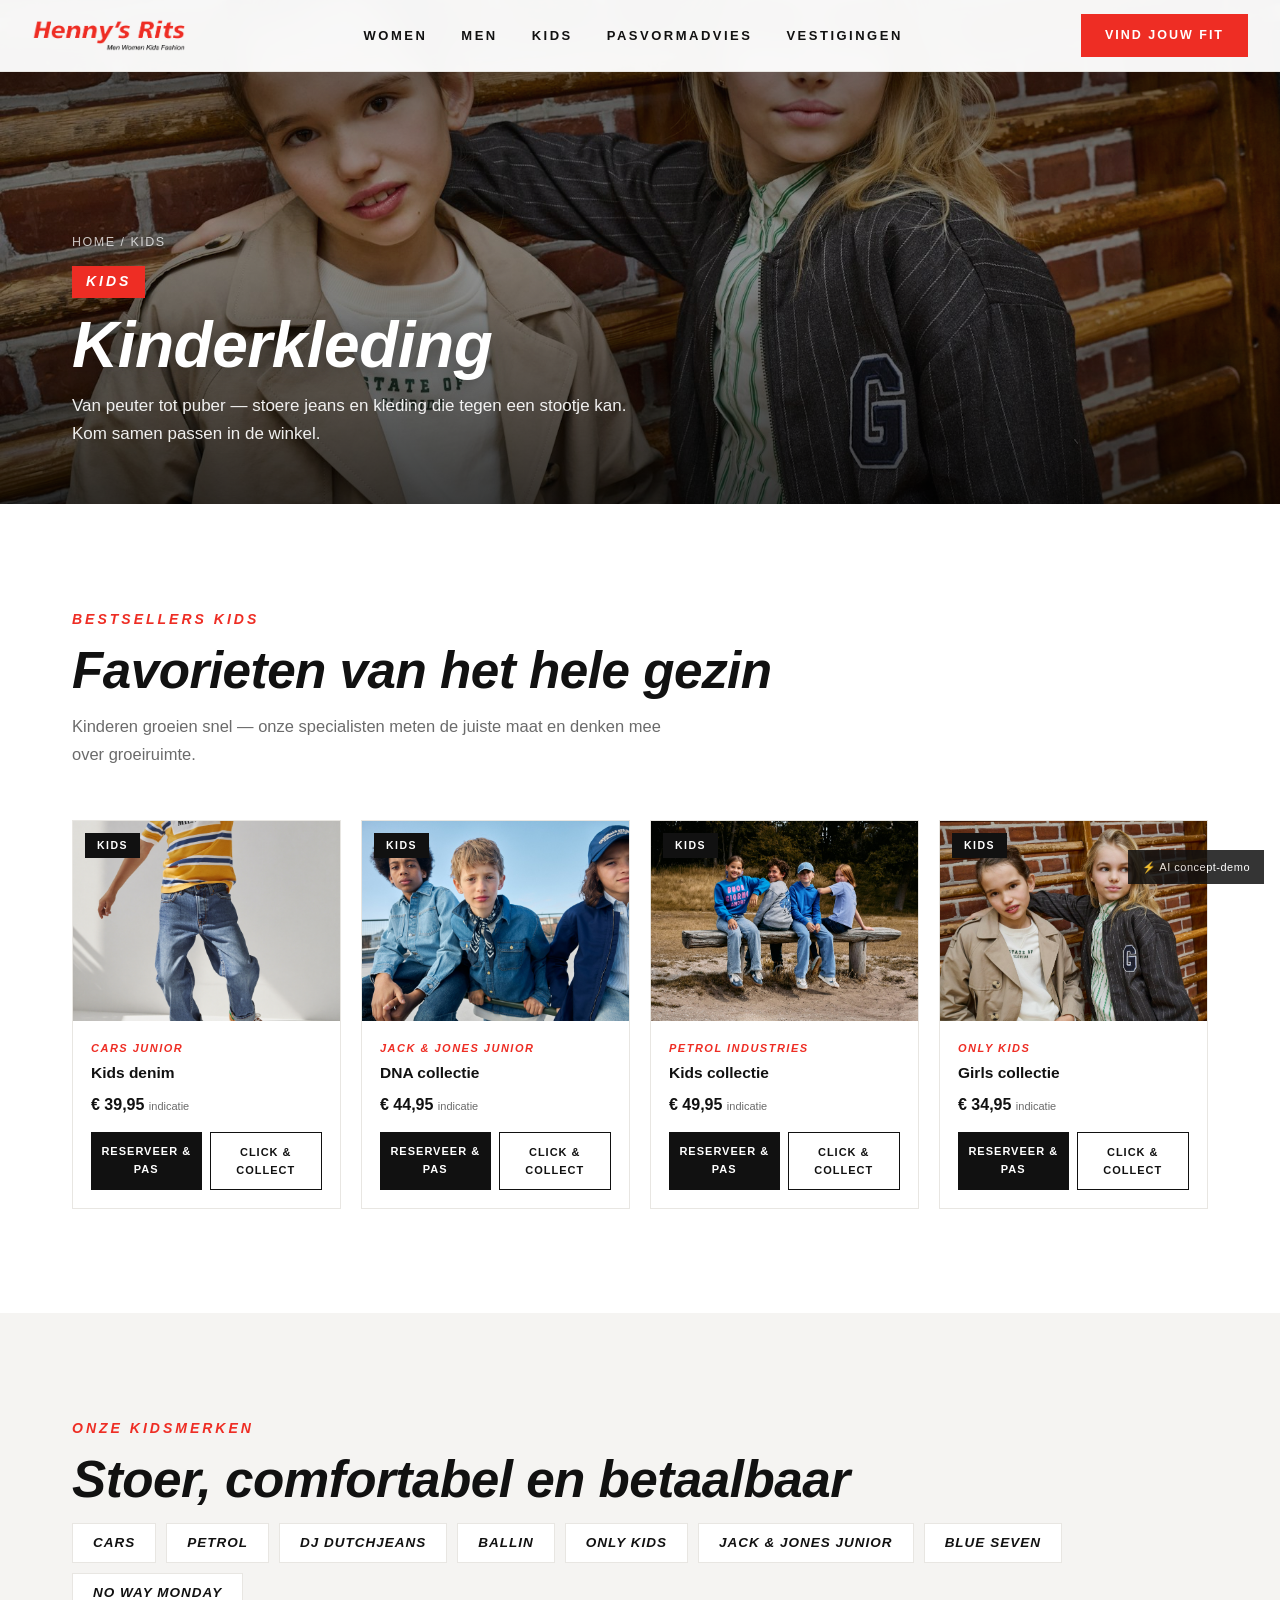
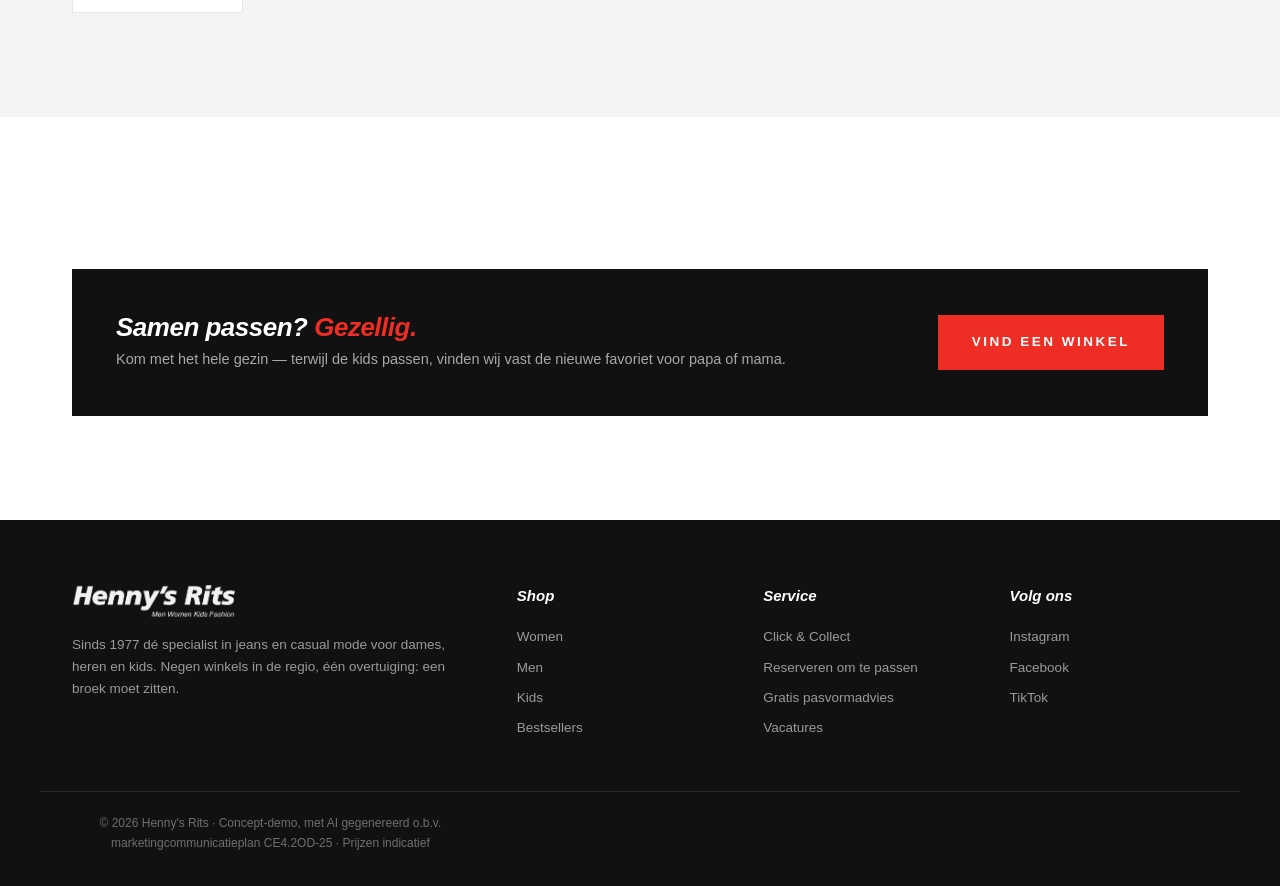
<file: kids.html>
<!DOCTYPE html>
<html lang="nl">
<head>
<meta charset="UTF-8">
<meta name="viewport" content="width=device-width, initial-scale=1.0">
<title>Kids — Kinderkleding | Henny's Rits</title>
<meta name="description" content="Kinderkleding van Cars, Petrol, DJ Dutchjeans, Ballin en meer. Voor het hele gezin — pas samen in een van onze negen winkels.">
<link rel="stylesheet" href="assets/style.css">
</head>
<body>

<header id="hdr" class="solid">
  <nav class="nav">
    <a href="index.html" class="logo"><img src="assets/logo.png" alt="Henny's Rits — Men Women Kids Fashion"></a>
    <ul class="menu">
      <li><a href="women.html">Women</a></li>
      <li><a href="men.html">Men</a></li>
      <li><a href="kids.html">Kids</a></li>
      <li><a href="pasvormadvies.html">Pasvormadvies</a></li>
      <li><a href="vestigingen.html">Vestigingen</a></li>
    </ul>
    <a href="pasvormadvies.html" class="nav-cta">Vind jouw fit</a>
  <button class="hamburger" id="hamburger" aria-label="Menu"><span></span><span></span><span></span></button>
  </nav>
</header>

<div class="page-hero">
  <img src="assets/kids-only.jpg" alt="Kidscollectie Henny's Rits">
  <div class="wrap">
    <div class="breadcrumb"><a href="index.html">Home</a> / Kids</div>
    <div class="kicker">Kids</div>
    <h1>Kinderkleding</h1>
    <p>Van peuter tot puber — stoere jeans en kleding die tegen een stootje kan. Kom samen passen in de winkel.</p>
  </div>
</div>

<section>
  <div class="wrap">
    <div class="kicker reveal">Bestsellers kids</div>
    <h2 class="sec-title reveal">Favorieten van het hele gezin</h2>
    <p class="sec-sub reveal">Kinderen groeien snel — onze specialisten meten de juiste maat en denken mee over groeiruimte.</p>
    <div class="grid-4">
      <div class="product reveal">
        <div class="p-img"><img src="assets/shoot-kids.png" class="shoot" alt="Cars junior kids jeans"><span class="fit">Kids</span></div>
        <div class="p-body">
          <div class="p-brand">Cars Junior</div><div class="p-name">Kids denim</div>
          <div class="p-price">€ 39,95 <small>indicatie</small></div>
          <div class="p-actions"><a class="a-res" href="vestigingen.html">Reserveer & pas</a><a class="a-cc" href="vestigingen.html">Click & Collect</a></div>
        </div>
      </div>
      <div class="product reveal d1">
        <div class="p-img"><img src="assets/kids-jackjones.jpg" alt="Jack & Jones Junior DNA collectie"><span class="fit">Kids</span></div>
        <div class="p-body">
          <div class="p-brand">Jack & Jones Junior</div><div class="p-name">DNA collectie</div>
          <div class="p-price">€ 44,95 <small>indicatie</small></div>
          <div class="p-actions"><a class="a-res" href="vestigingen.html">Reserveer & pas</a><a class="a-cc" href="vestigingen.html">Click & Collect</a></div>
        </div>
      </div>
      <div class="product reveal d2">
        <div class="p-img"><img src="assets/kids-cars.jpg" alt="Petrol Industries kids"><span class="fit">Kids</span></div>
        <div class="p-body">
          <div class="p-brand">Petrol Industries</div><div class="p-name">Kids collectie</div>
          <div class="p-price">€ 49,95 <small>indicatie</small></div>
          <div class="p-actions"><a class="a-res" href="vestigingen.html">Reserveer & pas</a><a class="a-cc" href="vestigingen.html">Click & Collect</a></div>
        </div>
      </div>
      <div class="product reveal d3">
        <div class="p-img"><img src="assets/kids-only.jpg" alt="Only Kids girls collectie"><span class="fit">Kids</span></div>
        <div class="p-body">
          <div class="p-brand">Only Kids</div><div class="p-name">Girls collectie</div>
          <div class="p-price">€ 34,95 <small>indicatie</small></div>
          <div class="p-actions"><a class="a-res" href="vestigingen.html">Reserveer & pas</a><a class="a-cc" href="vestigingen.html">Click & Collect</a></div>
        </div>
      </div>
    </div>
  </div>
</section>

<section class="best">
  <div class="wrap">
    <div class="kicker reveal">Onze kidsmerken</div>
    <h2 class="sec-title reveal">Stoer, comfortabel en betaalbaar</h2>
    <div class="merk-chips reveal">
      <span>Cars</span><span>Petrol</span><span>DJ Dutchjeans</span><span>Ballin</span><span>Only Kids</span><span>Jack & Jones Junior</span><span>Blue Seven</span><span>No Way Monday</span>
    </div>
  </div>
</section>

<section>
  <div class="wrap">
    <div class="fit-cta reveal">
      <div>
        <h3>Samen passen? <em>Gezellig.</em></h3>
        <p>Kom met het hele gezin — terwijl de kids passen, vinden wij vast de nieuwe favoriet voor papa of mama.</p>
      </div>
      <a href="vestigingen.html" class="btn btn-rood" style="white-space:nowrap">Vind een winkel</a>
    </div>
  </div>
</section>

<footer>
  <div class="wrap">
    <div>
      <img src="assets/logo.png" alt="Henny's Rits">
      <p>Sinds 1977 dé specialist in jeans en casual mode voor dames, heren en kids. Negen winkels in de regio, één overtuiging: een broek moet zitten.</p>
    </div>
    <div>
      <h4>Shop</h4>
      <ul><li><a href="women.html">Women</a></li><li><a href="men.html">Men</a></li><li><a href="kids.html">Kids</a></li><li><a href="index.html#bestsellers">Bestsellers</a></li></ul>
    </div>
    <div>
      <h4>Service</h4>
      <ul><li>Click & Collect</li><li>Reserveren om te passen</li><li><a href="pasvormadvies.html">Gratis pasvormadvies</a></li><li><a href="https://hennysrits.nl/vacatures/">Vacatures</a></li></ul>
    </div>
    <div>
      <h4>Volg ons</h4>
      <ul><li><a href="https://www.instagram.com/hennysritsnieuwvennep/">Instagram</a></li><li><a href="https://www.facebook.com/HennysRitsNieuwVennep/">Facebook</a></li><li>TikTok</li></ul>
    </div>
  </div>
  <div class="foot-note wrap">© 2026 Henny's Rits · Concept-demo, met AI gegenereerd o.b.v. marketingcommunicatieplan CE4.2OD-25 · Prijzen indicatief</div>
</footer>

<div class="demo-note">⚡ AI concept-demo</div>

<script>
  const io = new IntersectionObserver(es => es.forEach(e => {
    if (e.isIntersecting) { e.target.classList.add('in'); io.unobserve(e.target); }
  }), {threshold:.15});
  document.querySelectorAll('.reveal').forEach(el => io.observe(el));

  // hamburgermenu (mobiel)
  const menuEl = document.querySelector('.menu');
  const burgerEl = document.getElementById('hamburger');
  if (burgerEl && menuEl) burgerEl.addEventListener('click', () => menuEl.classList.toggle('open'));
</script>

</body>
</html>
</file>
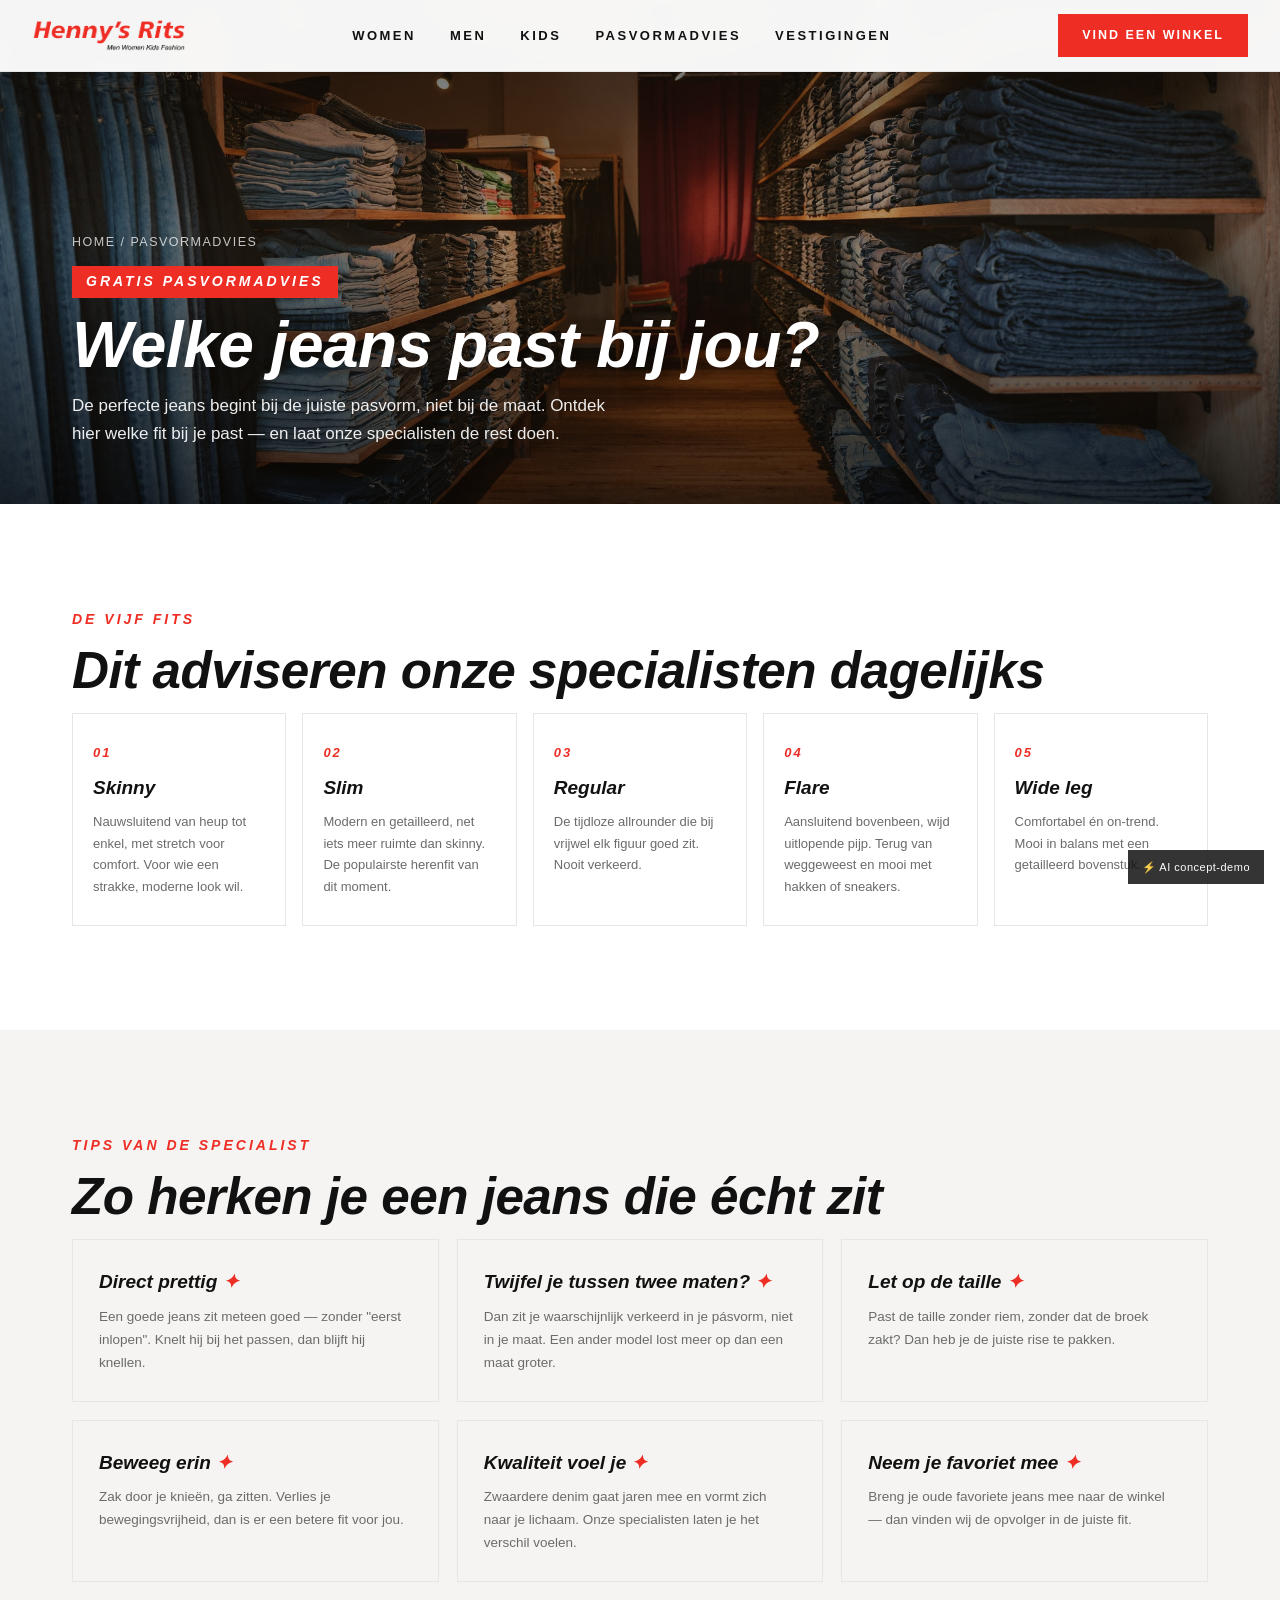
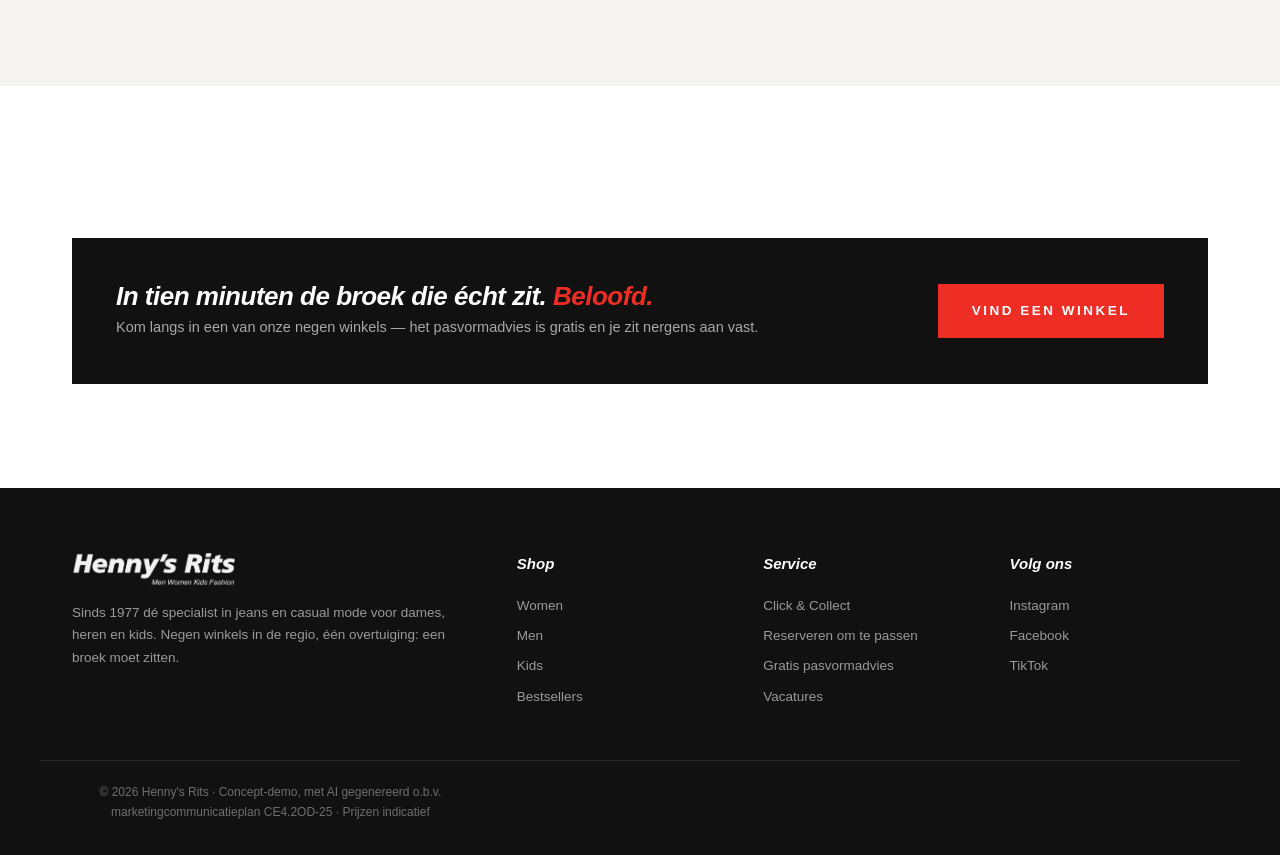
<file: pasvormadvies.html>
<!DOCTYPE html>
<html lang="nl">
<head>
<meta charset="UTF-8">
<meta name="viewport" content="width=device-width, initial-scale=1.0">
<title>Pasvormadvies — Welke jeans past bij jou? | Henny's Rits</title>
<meta name="description" content="Welke jeans past bij jouw lichaamstype? Ontdek de vijf fits en ontvang gratis persoonlijk pasvormadvies van de jeansspecialist.">
<link rel="stylesheet" href="assets/style.css">
</head>
<body>

<header id="hdr" class="solid">
  <nav class="nav">
    <a href="index.html" class="logo"><img src="assets/logo.png" alt="Henny's Rits — Men Women Kids Fashion"></a>
    <ul class="menu">
      <li><a href="women.html">Women</a></li>
      <li><a href="men.html">Men</a></li>
      <li><a href="kids.html">Kids</a></li>
      <li><a href="pasvormadvies.html">Pasvormadvies</a></li>
      <li><a href="vestigingen.html">Vestigingen</a></li>
    </ul>
    <a href="vestigingen.html" class="nav-cta">Vind een winkel</a>
  <button class="hamburger" id="hamburger" aria-label="Menu"><span></span><span></span><span></span></button>
  </nav>
</header>

<div class="page-hero">
  <img src="assets/winkel-hero.png" alt="De winkel van Henny's Rits">
  <div class="wrap">
    <div class="breadcrumb"><a href="index.html">Home</a> / Pasvormadvies</div>
    <div class="kicker">Gratis pasvormadvies</div>
    <h1>Welke jeans past bij jou?</h1>
    <p>De perfecte jeans begint bij de juiste pasvorm, niet bij de maat. Ontdek hier welke fit bij je past — en laat onze specialisten de rest doen.</p>
  </div>
</div>

<section>
  <div class="wrap">
    <div class="kicker reveal">De vijf fits</div>
    <h2 class="sec-title reveal">Dit adviseren onze specialisten dagelijks</h2>
    <div class="fitgrid">
      <div class="fitcard reveal"><div class="nr">01</div><h4>Skinny</h4><p>Nauwsluitend van heup tot enkel, met stretch voor comfort. Voor wie een strakke, moderne look wil.</p></div>
      <div class="fitcard reveal d1"><div class="nr">02</div><h4>Slim</h4><p>Modern en getailleerd, net iets meer ruimte dan skinny. De populairste herenfit van dit moment.</p></div>
      <div class="fitcard reveal d2"><div class="nr">03</div><h4>Regular</h4><p>De tijdloze allrounder die bij vrijwel elk figuur goed zit. Nooit verkeerd.</p></div>
      <div class="fitcard reveal d3"><div class="nr">04</div><h4>Flare</h4><p>Aansluitend bovenbeen, wijd uitlopende pijp. Terug van weggeweest en mooi met hakken of sneakers.</p></div>
      <div class="fitcard reveal d3"><div class="nr">05</div><h4>Wide leg</h4><p>Comfortabel én on-trend. Mooi in balans met een getailleerd bovenstuk.</p></div>
    </div>
  </div>
</section>

<section class="best">
  <div class="wrap">
    <div class="kicker reveal">Tips van de specialist</div>
    <h2 class="sec-title reveal">Zo herken je een jeans die écht zit</h2>
    <div class="stores-grid">
      <div class="store reveal"><h4>Direct prettig <span>✦</span></h4><p>Een goede jeans zit meteen goed — zonder "eerst inlopen". Knelt hij bij het passen, dan blijft hij knellen.</p></div>
      <div class="store reveal d1"><h4>Twijfel je tussen twee maten? <span>✦</span></h4><p>Dan zit je waarschijnlijk verkeerd in je pásvorm, niet in je maat. Een ander model lost meer op dan een maat groter.</p></div>
      <div class="store reveal d2"><h4>Let op de taille <span>✦</span></h4><p>Past de taille zonder riem, zonder dat de broek zakt? Dan heb je de juiste rise te pakken.</p></div>
      <div class="store reveal"><h4>Beweeg erin <span>✦</span></h4><p>Zak door je knieën, ga zitten. Verlies je bewegingsvrijheid, dan is er een betere fit voor jou.</p></div>
      <div class="store reveal d1"><h4>Kwaliteit voel je <span>✦</span></h4><p>Zwaardere denim gaat jaren mee en vormt zich naar je lichaam. Onze specialisten laten je het verschil voelen.</p></div>
      <div class="store reveal d2"><h4>Neem je favoriet mee <span>✦</span></h4><p>Breng je oude favoriete jeans mee naar de winkel — dan vinden wij de opvolger in de juiste fit.</p></div>
    </div>
  </div>
</section>

<section>
  <div class="wrap">
    <div class="fit-cta reveal">
      <div>
        <h3>In tien minuten de broek die écht zit. <em>Beloofd.</em></h3>
        <p>Kom langs in een van onze negen winkels — het pasvormadvies is gratis en je zit nergens aan vast.</p>
      </div>
      <a href="vestigingen.html" class="btn btn-rood" style="white-space:nowrap">Vind een winkel</a>
    </div>
  </div>
</section>

<footer>
  <div class="wrap">
    <div>
      <img src="assets/logo.png" alt="Henny's Rits">
      <p>Sinds 1977 dé specialist in jeans en casual mode voor dames, heren en kids. Negen winkels in de regio, één overtuiging: een broek moet zitten.</p>
    </div>
    <div>
      <h4>Shop</h4>
      <ul><li><a href="women.html">Women</a></li><li><a href="men.html">Men</a></li><li><a href="kids.html">Kids</a></li><li><a href="index.html#bestsellers">Bestsellers</a></li></ul>
    </div>
    <div>
      <h4>Service</h4>
      <ul><li>Click & Collect</li><li>Reserveren om te passen</li><li><a href="pasvormadvies.html">Gratis pasvormadvies</a></li><li><a href="https://hennysrits.nl/vacatures/">Vacatures</a></li></ul>
    </div>
    <div>
      <h4>Volg ons</h4>
      <ul><li><a href="https://www.instagram.com/hennysritsnieuwvennep/">Instagram</a></li><li><a href="https://www.facebook.com/HennysRitsNieuwVennep/">Facebook</a></li><li>TikTok</li></ul>
    </div>
  </div>
  <div class="foot-note wrap">© 2026 Henny's Rits · Concept-demo, met AI gegenereerd o.b.v. marketingcommunicatieplan CE4.2OD-25 · Prijzen indicatief</div>
</footer>

<div class="demo-note">⚡ AI concept-demo</div>

<script>
  const io = new IntersectionObserver(es => es.forEach(e => {
    if (e.isIntersecting) { e.target.classList.add('in'); io.unobserve(e.target); }
  }), {threshold:.15});
  document.querySelectorAll('.reveal').forEach(el => io.observe(el));

  // hamburgermenu (mobiel)
  const menuEl = document.querySelector('.menu');
  const burgerEl = document.getElementById('hamburger');
  if (burgerEl && menuEl) burgerEl.addEventListener('click', () => menuEl.classList.toggle('open'));
</script>

</body>
</html>
</file>
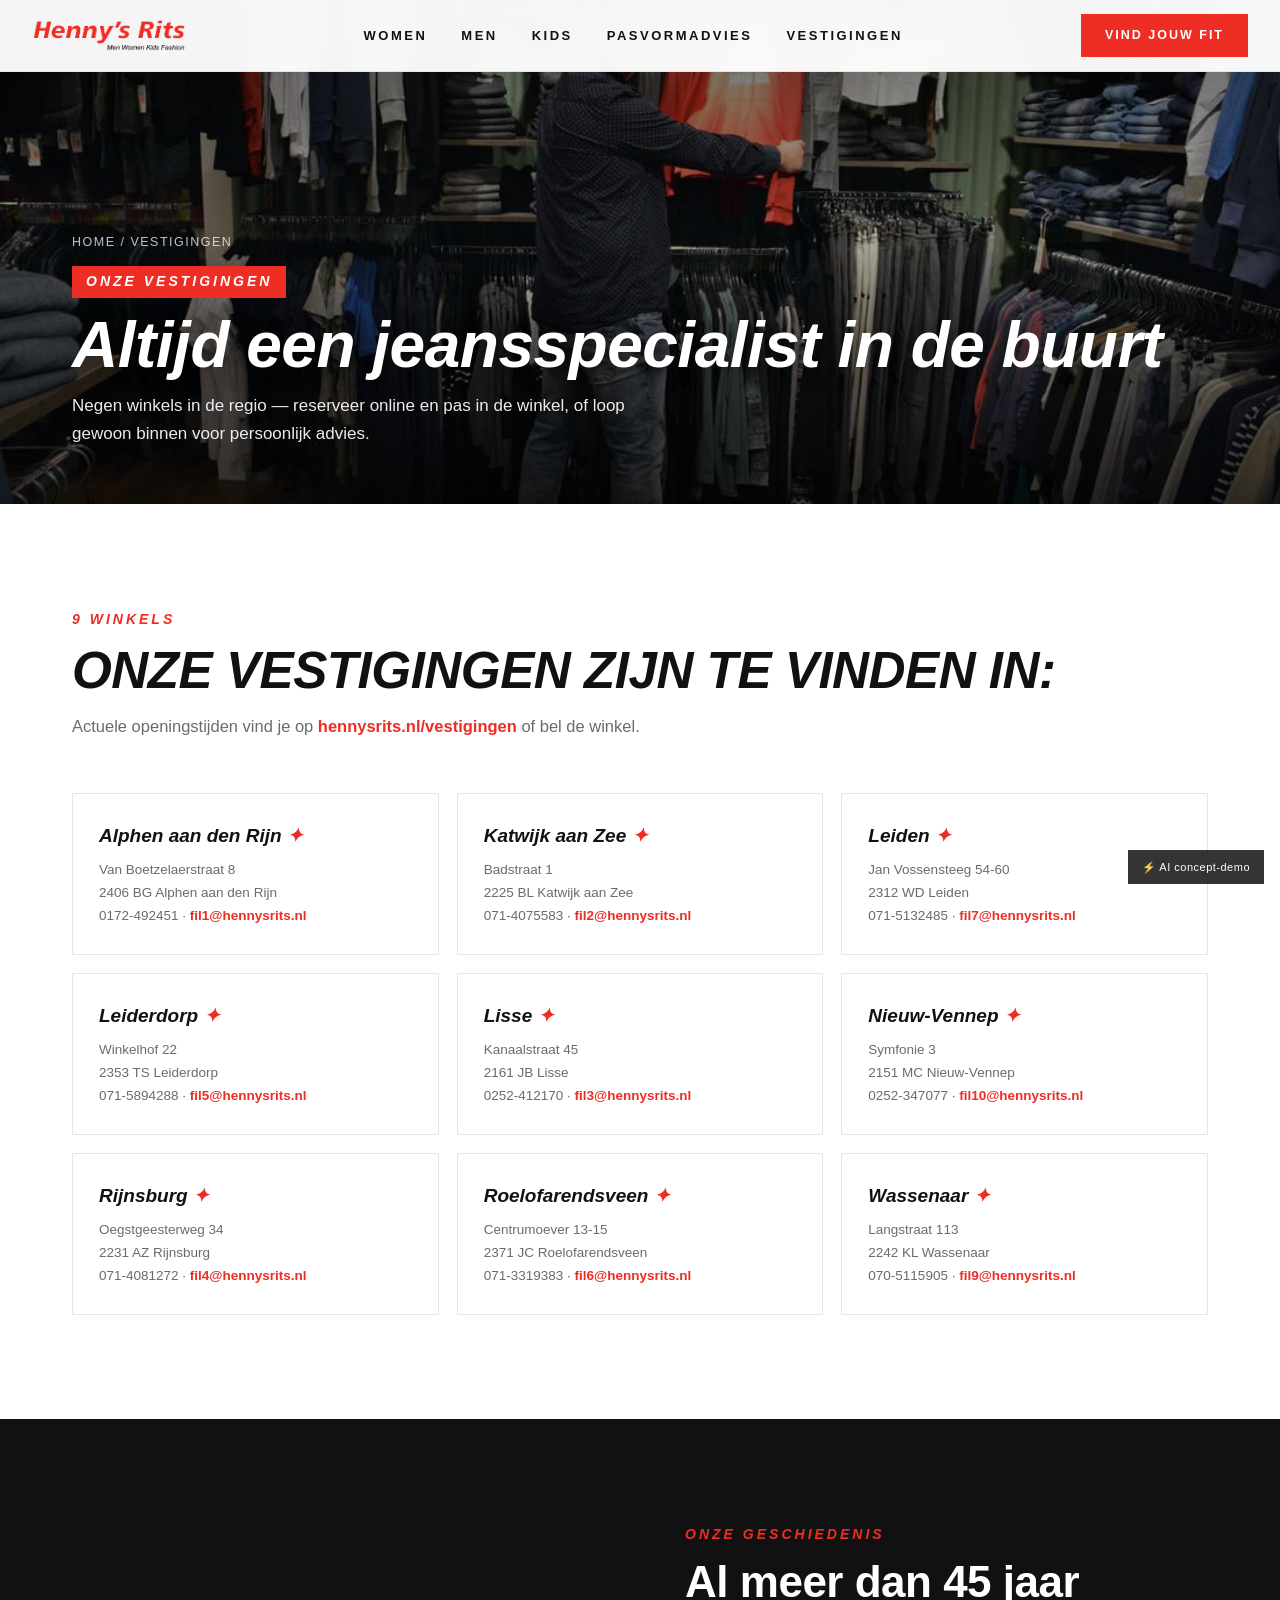
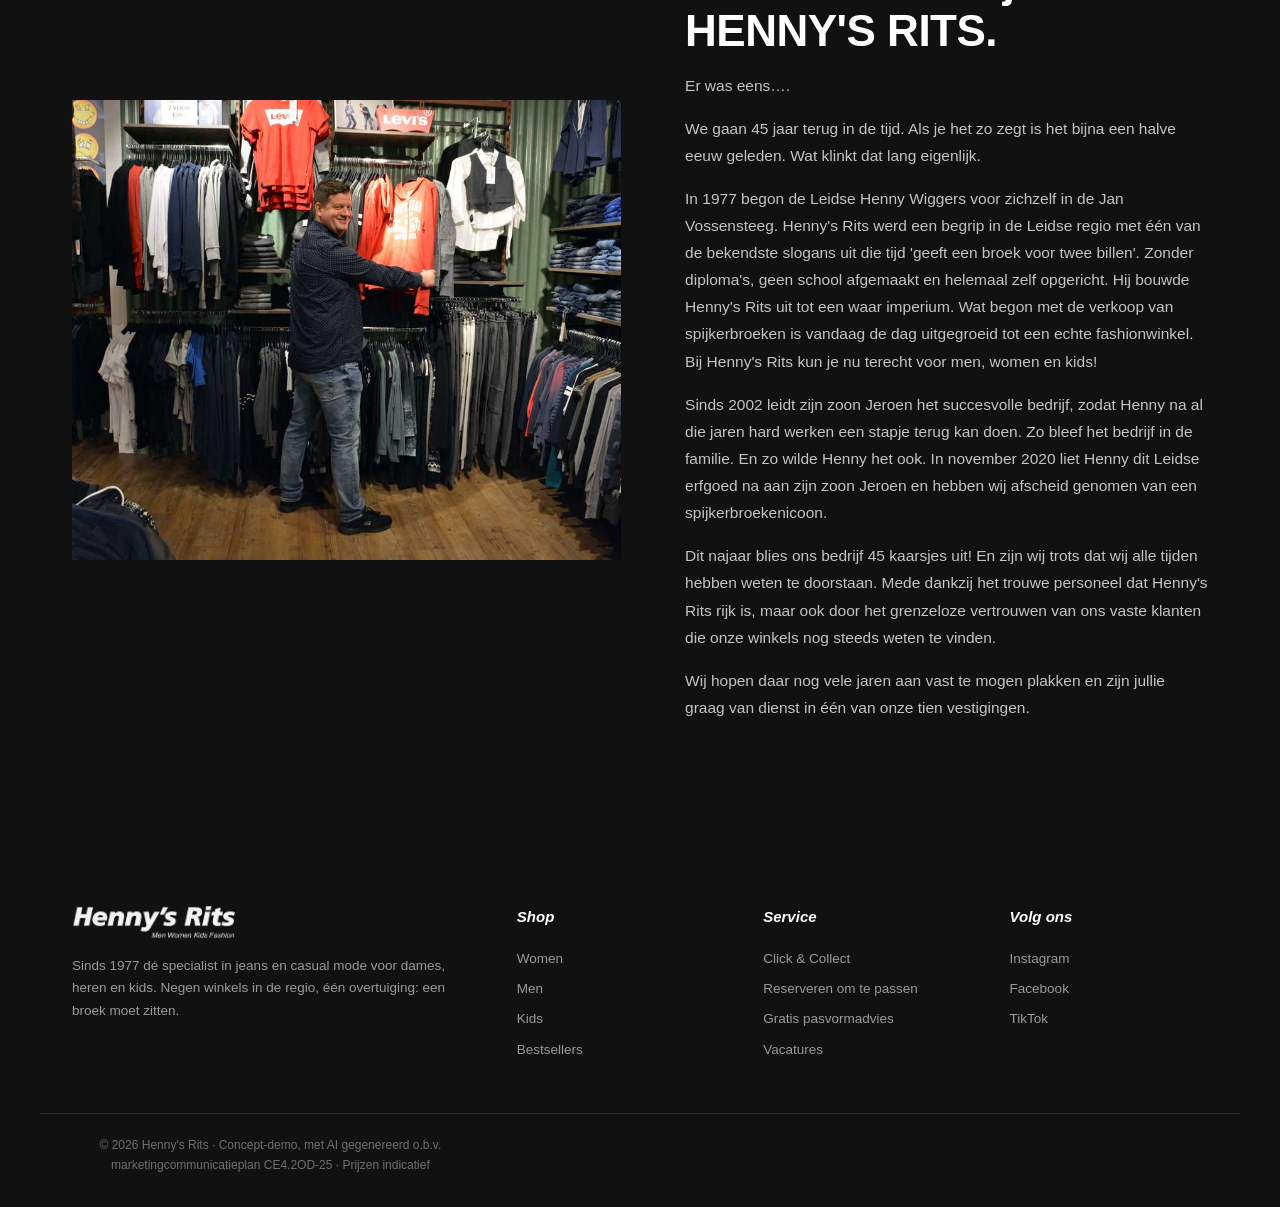
<file: vestigingen.html>
<!DOCTYPE html>
<html lang="nl">
<head>
<meta charset="UTF-8">
<meta name="viewport" content="width=device-width, initial-scale=1.0">
<title>Vestigingen — 9 winkels in de regio | Henny's Rits</title>
<meta name="description" content="Alle negen winkels van Henny's Rits: Alphen aan den Rijn, Katwijk, Leiden, Leiderdorp, Lisse, Nieuw-Vennep, Rijnsburg, Roelofarendsveen en Wassenaar.">
<link rel="stylesheet" href="assets/style.css">
</head>
<body>

<header id="hdr" class="solid">
  <nav class="nav">
    <a href="index.html" class="logo"><img src="assets/logo.png" alt="Henny's Rits — Men Women Kids Fashion"></a>
    <ul class="menu">
      <li><a href="women.html">Women</a></li>
      <li><a href="men.html">Men</a></li>
      <li><a href="kids.html">Kids</a></li>
      <li><a href="pasvormadvies.html">Pasvormadvies</a></li>
      <li><a href="vestigingen.html">Vestigingen</a></li>
    </ul>
    <a href="pasvormadvies.html" class="nav-cta">Vind jouw fit</a>
  <button class="hamburger" id="hamburger" aria-label="Menu"><span></span><span></span><span></span></button>
  </nav>
</header>

<div class="page-hero">
  <img src="assets/historie.jpg" alt="Henny's Rits winkel">
  <div class="wrap">
    <div class="breadcrumb"><a href="index.html">Home</a> / Vestigingen</div>
    <div class="kicker">Onze vestigingen</div>
    <h1>Altijd een jeansspecialist in de buurt</h1>
    <p>Negen winkels in de regio — reserveer online en pas in de winkel, of loop gewoon binnen voor persoonlijk advies.</p>
  </div>
</div>

<section>
  <div class="wrap">
    <div class="kicker reveal">9 winkels</div>
    <h2 class="sec-title reveal">ONZE VESTIGINGEN ZIJN TE VINDEN IN:</h2>
    <p class="sec-sub reveal">Actuele openingstijden vind je op <a href="https://hennysrits.nl/vestigingen/" style="color:var(--rood);font-weight:600">hennysrits.nl/vestigingen</a> of bel de winkel.</p>
    <div class="stores-grid">
      <div class="store reveal"><h4>Alphen aan den Rijn <span>✦</span></h4><p>Van Boetzelaerstraat 8<br>2406 BG Alphen aan den Rijn<br>0172-492451 · <a href="mailto:fil1@hennysrits.nl">fil1@hennysrits.nl</a></p></div>
      <div class="store reveal d1"><h4>Katwijk aan Zee <span>✦</span></h4><p>Badstraat 1<br>2225 BL Katwijk aan Zee<br>071-4075583 · <a href="mailto:fil2@hennysrits.nl">fil2@hennysrits.nl</a></p></div>
      <div class="store reveal d2"><h4>Leiden <span>✦</span></h4><p>Jan Vossensteeg 54-60<br>2312 WD Leiden<br>071-5132485 · <a href="mailto:fil7@hennysrits.nl">fil7@hennysrits.nl</a></p></div>
      <div class="store reveal"><h4>Leiderdorp <span>✦</span></h4><p>Winkelhof 22<br>2353 TS Leiderdorp<br>071-5894288 · <a href="mailto:fil5@hennysrits.nl">fil5@hennysrits.nl</a></p></div>
      <div class="store reveal d1"><h4>Lisse <span>✦</span></h4><p>Kanaalstraat 45<br>2161 JB Lisse<br>0252-412170 · <a href="mailto:fil3@hennysrits.nl">fil3@hennysrits.nl</a></p></div>
      <div class="store reveal d2"><h4>Nieuw-Vennep <span>✦</span></h4><p>Symfonie 3<br>2151 MC Nieuw-Vennep<br>0252-347077 · <a href="mailto:fil10@hennysrits.nl">fil10@hennysrits.nl</a></p></div>
      <div class="store reveal"><h4>Rijnsburg <span>✦</span></h4><p>Oegstgeesterweg 34<br>2231 AZ Rijnsburg<br>071-4081272 · <a href="mailto:fil4@hennysrits.nl">fil4@hennysrits.nl</a></p></div>
      <div class="store reveal d1"><h4>Roelofarendsveen <span>✦</span></h4><p>Centrumoever 13-15<br>2371 JC Roelofarendsveen<br>071-3319383 · <a href="mailto:fil6@hennysrits.nl">fil6@hennysrits.nl</a></p></div>
      <div class="store reveal d2"><h4>Wassenaar <span>✦</span></h4><p>Langstraat 113<br>2242 KL Wassenaar<br>070-5115905 · <a href="mailto:fil9@hennysrits.nl">fil9@hennysrits.nl</a></p></div>
    </div>
  </div>
</section>

<section class="historie">
  <div class="wrap">
    <img src="assets/historie.jpg" alt="Henny's Rits winkel" class="reveal">
    <div>
      <div class="kicker reveal">Onze geschiedenis</div>
      <h2 class="reveal" style="font-style:normal;font-weight:600">Al meer dan 45 jaar HENNY'S RITS.</h2>
      <p class="reveal d1" style="font-weight:300">Er was eens….</p>
      <p class="reveal d1" style="font-weight:300;line-height:1.75">We gaan 45 jaar terug in de tijd. Als je het zo zegt is het bijna een halve eeuw geleden. Wat klinkt dat lang eigenlijk.</p>
      <p class="reveal d2" style="font-weight:300;line-height:1.75">In 1977 begon de Leidse Henny Wiggers voor zichzelf in de Jan Vossensteeg. Henny's Rits werd een begrip in de Leidse regio met één van de bekendste slogans uit die tijd 'geeft een broek voor twee billen'. Zonder diploma's, geen school afgemaakt en helemaal zelf opgericht. Hij bouwde Henny's Rits uit tot een waar imperium. Wat begon met de verkoop van spijkerbroeken is vandaag de dag uitgegroeid tot een echte fashionwinkel. Bij Henny's Rits kun je nu terecht voor men, women en kids!</p>
      <p class="reveal d2" style="font-weight:300;line-height:1.75">Sinds 2002 leidt zijn zoon Jeroen het succesvolle bedrijf, zodat Henny na al die jaren hard werken een stapje terug kan doen. Zo bleef het bedrijf in de familie. En zo wilde Henny het ook. In november 2020 liet Henny dit Leidse erfgoed na aan zijn zoon Jeroen en hebben wij afscheid genomen van een spijkerbroekenicoon.</p>
      <p class="reveal d3" style="font-weight:300;line-height:1.75">Dit najaar blies ons bedrijf 45 kaarsjes uit! En zijn wij trots dat wij alle tijden hebben weten te doorstaan. Mede dankzij het trouwe personeel dat Henny's Rits rijk is, maar ook door het grenzeloze vertrouwen van ons vaste klanten die onze winkels nog steeds weten te vinden.</p>
      <p class="reveal d3" style="font-weight:300;line-height:1.75">Wij hopen daar nog vele jaren aan vast te mogen plakken en zijn jullie graag van dienst in één van onze tien vestigingen.</p>
    </div>
  </div>
</section>

<footer>
  <div class="wrap">
    <div>
      <img src="assets/logo.png" alt="Henny's Rits">
      <p>Sinds 1977 dé specialist in jeans en casual mode voor dames, heren en kids. Negen winkels in de regio, één overtuiging: een broek moet zitten.</p>
    </div>
    <div>
      <h4>Shop</h4>
      <ul><li><a href="women.html">Women</a></li><li><a href="men.html">Men</a></li><li><a href="kids.html">Kids</a></li><li><a href="index.html#bestsellers">Bestsellers</a></li></ul>
    </div>
    <div>
      <h4>Service</h4>
      <ul><li>Click & Collect</li><li>Reserveren om te passen</li><li><a href="pasvormadvies.html">Gratis pasvormadvies</a></li><li><a href="https://hennysrits.nl/vacatures/">Vacatures</a></li></ul>
    </div>
    <div>
      <h4>Volg ons</h4>
      <ul><li><a href="https://www.instagram.com/hennysritsnieuwvennep/">Instagram</a></li><li><a href="https://www.facebook.com/HennysRitsNieuwVennep/">Facebook</a></li><li>TikTok</li></ul>
    </div>
  </div>
  <div class="foot-note wrap">© 2026 Henny's Rits · Concept-demo, met AI gegenereerd o.b.v. marketingcommunicatieplan CE4.2OD-25 · Prijzen indicatief</div>
</footer>

<div class="demo-note">⚡ AI concept-demo</div>

<script>
  const io = new IntersectionObserver(es => es.forEach(e => {
    if (e.isIntersecting) { e.target.classList.add('in'); io.unobserve(e.target); }
  }), {threshold:.15});
  document.querySelectorAll('.reveal').forEach(el => io.observe(el));

  // hamburgermenu (mobiel)
  const menuEl = document.querySelector('.menu');
  const burgerEl = document.getElementById('hamburger');
  if (burgerEl && menuEl) burgerEl.addEventListener('click', () => menuEl.classList.toggle('open'));
</script>

</body>
</html>
</file>
<file: assets/style.css>
:root{
    --rood:#ee2d24; --rood-donker:#c81e16;
    --zwart:#111111; --grijs:#6b6b6b; --lichtgrijs:#f5f4f2; --lijn:#e8e6e2;
    --wit:#ffffff;
  }
  *{margin:0;padding:0;box-sizing:border-box}
  html{scroll-behavior:smooth}
  body{font-family:'Segoe UI',Helvetica,Arial,sans-serif;color:var(--zwart);background:var(--wit);line-height:1.65;-webkit-font-smoothing:antialiased}
  h1,h2,h3{font-weight:800;font-style:italic;letter-spacing:-.5px;line-height:1.1}
  a{color:inherit;text-decoration:none}
  img{display:block;max-width:100%}
  .wrap{max-width:1200px;margin:0 auto;padding:0 32px}

  /* reveal on scroll */
  .reveal{opacity:0;transform:translateY(36px);transition:opacity .8s ease,transform .8s cubic-bezier(.16,1,.3,1)}
  .reveal.in{opacity:1;transform:none}
  .reveal.d1{transition-delay:.12s}.reveal.d2{transition-delay:.24s}.reveal.d3{transition-delay:.36s}

  /* nav */
  header{position:fixed;top:0;left:0;right:0;z-index:100;transition:background .35s,box-shadow .35s,padding .35s}
  header .nav{display:flex;align-items:center;justify-content:space-between;max-width:1320px;margin:0 auto;padding:22px 32px;transition:padding .35s}
  header.solid{background:rgba(255,255,255,.96);backdrop-filter:blur(12px);box-shadow:0 1px 0 var(--lijn)}
  header.solid .nav{padding:14px 32px}
  .logo img{height:40px;width:auto;transition:height .35s}
  header.solid .logo img{height:32px}
  .menu{display:flex;gap:34px;list-style:none;font-weight:700;font-size:13px;letter-spacing:2.5px;text-transform:uppercase}
  header:not(.solid) .menu a{color:#fff;text-shadow:0 1px 8px rgba(0,0,0,.4)}
  .menu a{position:relative;padding-bottom:4px}
  .menu a::after{content:"";position:absolute;left:0;bottom:0;width:0;height:2px;background:var(--rood);transition:width .3s}
  .menu a:hover::after{width:100%}
  .nav-cta{background:var(--rood);color:#fff !important;padding:11px 24px;font-weight:700;font-size:12.5px;letter-spacing:2px;text-transform:uppercase;text-shadow:none !important;transition:background .25s}
  .nav-cta:hover{background:var(--rood-donker)}
  .nav-cta::after{display:none}
  .hamburger{display:none;background:none;border:0;cursor:pointer;padding:8px}
  .hamburger span{display:block;width:24px;height:2px;background:#fff;margin:5px 0;transition:.3s}
  header.solid .hamburger span{background:var(--zwart)}
  .mobiele-knoppen{display:none}

  /* scroll-video hero */
  .scrolly{height:300vh;position:relative}
  .scrolly-sticky{position:sticky;top:0;height:100vh;overflow:hidden;background:#0d0a08}
  .scrolly-media{position:absolute;inset:0;width:100%;height:100%;object-fit:cover}
  .scrolly-sticky::before{content:"";position:absolute;inset:0;z-index:1;background:linear-gradient(180deg,rgba(0,0,0,.45) 0%,rgba(0,0,0,.05) 30%,rgba(0,0,0,.05) 60%,rgba(0,0,0,.45) 100%)}
  .stage{position:absolute;inset:0;z-index:2;display:flex;flex-direction:column;align-items:center;justify-content:center;text-align:center;color:#fff;padding:0 32px;opacity:0;transform:translateY(24px);transition:opacity .5s ease,transform .5s ease;pointer-events:none}
  .stage.on{opacity:1;transform:none;pointer-events:auto}
  .stage .hero-kicker{font-size:13px;font-weight:700;letter-spacing:4px;text-transform:uppercase;margin-bottom:18px}
  .stage .hero-kicker b{color:var(--rood);background:#fff;padding:3px 10px;font-style:italic;margin-right:10px}
  .stage h1{font-size:clamp(40px,6vw,80px);max-width:900px;margin-bottom:20px;text-shadow:0 2px 28px rgba(0,0,0,.5)}
  .stage h1 span{color:var(--rood);-webkit-text-stroke:1px rgba(255,255,255,.35)}
  .stage p{font-size:19px;max-width:580px;color:rgba(255,255,255,.94);margin-bottom:32px;text-shadow:0 1px 12px rgba(0,0,0,.5)}
  .scroll-progress{position:absolute;bottom:0;left:0;height:3px;background:var(--rood);z-index:3;width:0%}
  .btn{display:inline-block;padding:16px 34px;font-weight:700;font-size:13.5px;letter-spacing:2.5px;text-transform:uppercase;transition:all .25s}
  .btn-rood{background:var(--rood);color:#fff}
  .btn-rood:hover{background:var(--rood-donker);transform:translateY(-2px)}
  .btn-wit{border:2px solid rgba(255,255,255,.8);color:#fff;margin-left:14px}
  .btn-wit:hover{background:#fff;color:var(--zwart)}
  .scroll-hint{position:absolute;bottom:28px;left:50%;transform:translateX(-50%);z-index:3;color:#fff;font-size:11px;letter-spacing:3px;text-transform:uppercase;text-align:center;opacity:.85}
  .scroll-hint .lijn{width:1px;height:44px;background:linear-gradient(#fff,transparent);margin:10px auto 0;animation:drop 1.8s ease-in-out infinite}
  @keyframes drop{0%{transform:scaleY(0);transform-origin:top}45%{transform:scaleY(1);transform-origin:top}55%{transform:scaleY(1);transform-origin:bottom}100%{transform:scaleY(0);transform-origin:bottom}}

  /* usp bar */
  .usp{background:var(--zwart);color:#fff}
  .usp .wrap{display:grid;grid-template-columns:repeat(4,1fr);gap:24px;padding:26px 32px;text-align:center}
  .usp b{display:block;font-size:14px;font-style:italic;letter-spacing:.5px}
  .usp small{color:#9a9a9a;font-size:12px;letter-spacing:.5px}
  .usp .rood{color:var(--rood)}

  /* sections */
  section{padding:104px 0}
  .kicker{color:var(--rood);font-weight:800;font-style:italic;font-size:14px;letter-spacing:3px;text-transform:uppercase;margin-bottom:12px}
  .sec-title{font-size:clamp(32px,4vw,52px);margin-bottom:14px}
  .sec-sub{color:var(--grijs);max-width:620px;font-size:16.5px;margin-bottom:52px}

  /* categorie cards */
  .cats{display:grid;grid-template-columns:repeat(3,1fr);gap:22px}
  .cat{position:relative;height:520px;overflow:hidden;display:flex;align-items:flex-end}
  .cat img{position:absolute;inset:0;width:100%;height:100%;object-fit:cover;transition:transform .8s cubic-bezier(.16,1,.3,1)}
  .cat:hover img{transform:scale(1.06)}
  .cat::after{content:"";position:absolute;inset:0;background:linear-gradient(180deg,transparent 45%,rgba(0,0,0,.72))}
  .cat-body{position:relative;z-index:2;color:#fff;padding:32px 28px;width:100%}
  .cat-body .lbl{display:inline-block;background:var(--rood);font-size:11px;font-weight:700;letter-spacing:2.5px;text-transform:uppercase;padding:5px 14px;margin-bottom:14px}
  .cat-body h3{font-size:30px;margin-bottom:8px}
  .cat-body p{font-size:13px;color:rgba(255,255,255,.85);margin-bottom:16px}
  .cat-body .pijl{font-weight:700;font-size:13px;letter-spacing:2px;text-transform:uppercase;border-bottom:2px solid var(--rood);padding-bottom:3px}

  /* bestsellers */
  .best{background:var(--lichtgrijs)}
  .grid-4{display:grid;grid-template-columns:repeat(4,1fr);gap:20px}
  .product{background:#fff;border:1px solid var(--lijn);transition:transform .3s,box-shadow .3s}
  .product:hover{transform:translateY(-6px);box-shadow:0 18px 40px rgba(17,17,17,.10)}
  .p-img{height:200px;position:relative;overflow:hidden}
  .p-img img{width:100%;height:100%;object-fit:cover;object-position:center 20%}
  .p-img img.shoot{object-position:center 62%}
  .p-img .fit{position:absolute;top:12px;left:12px;background:var(--zwart);color:#fff;font-size:10.5px;font-weight:700;letter-spacing:1.5px;text-transform:uppercase;padding:4px 12px}
  .p-body{padding:18px}
  .p-brand{font-size:11px;font-weight:800;font-style:italic;text-transform:uppercase;letter-spacing:1.5px;color:var(--rood)}
  .p-name{font-weight:700;font-size:15.5px;margin:3px 0 6px}
  .p-price{font-weight:800;font-size:16px}
  .p-price small{font-weight:400;color:var(--grijs);font-size:11px}
  .p-actions{display:flex;gap:8px;margin-top:14px}
  .p-actions a{flex:1;text-align:center;font-size:11px;font-weight:700;letter-spacing:1px;text-transform:uppercase;padding:10px 4px;transition:all .2s}
  .a-res{background:var(--zwart);color:#fff}
  .a-res:hover{background:var(--rood)}
  .a-cc{border:1.5px solid var(--zwart)}
  .a-cc:hover{border-color:var(--rood);color:var(--rood)}

  /* pasvorm */
  .fitgrid{display:grid;grid-template-columns:repeat(5,1fr);gap:16px}
  .fitcard{border:1.5px solid var(--lijn);padding:28px 20px;transition:border-color .25s,transform .25s;background:#fff}
  .fitcard:hover{border-color:var(--rood);transform:translateY(-4px)}
  .fitcard .nr{font-size:13px;font-weight:800;font-style:italic;color:var(--rood);letter-spacing:2px}
  .fitcard h4{font-style:italic;font-size:19px;margin:8px 0 8px}
  .fitcard p{font-size:13px;color:var(--grijs)}
  .fit-cta{margin-top:48px;background:var(--zwart);color:#fff;padding:44px;display:flex;justify-content:space-between;align-items:center;gap:28px}
  .fit-cta h3{font-size:26px;margin-bottom:6px}
  .fit-cta h3 em{color:var(--rood)}
  .fit-cta p{color:#a8a8a8;font-size:14.5px}

  /* historie */
  .historie{background:var(--zwart);color:#fff;overflow:hidden}
  .historie .wrap{display:grid;grid-template-columns:1.05fr 1fr;gap:64px;align-items:center}
  .historie img{width:100%;height:460px;object-fit:cover}
  .historie .kicker{color:var(--rood)}
  .historie h2{font-size:clamp(30px,3.5vw,44px);margin-bottom:18px}
  .historie p{color:#c4c4c4;font-size:15.5px;margin-bottom:16px;font-weight:300}
  .historie .quote{border-left:3px solid var(--rood);padding-left:20px;font-style:italic;font-weight:700;font-size:19px;color:#fff;margin:24px 0}

  /* merken marquee */
  .merken{padding:72px 0;border-top:1px solid var(--lijn);border-bottom:1px solid var(--lijn);overflow:hidden}
  .marquee{display:flex;gap:56px;width:max-content;animation:scroll 36s linear infinite}
  .marquee span{font-size:26px;font-weight:800;font-style:italic;letter-spacing:1px;color:#cfcdc9;text-transform:uppercase;white-space:nowrap;transition:color .3s}
  .marquee span:hover{color:var(--rood)}
  @keyframes scroll{to{transform:translateX(-50%)}}

  /* vestigingen */
  .stores-grid{display:grid;grid-template-columns:repeat(3,1fr);gap:18px}
  .store{border:1.5px solid var(--lijn);padding:26px;transition:border-color .25s}
  .store:hover{border-color:var(--rood)}
  .store h4{font-style:italic;font-size:19px;margin-bottom:8px}
  .store h4 span{color:var(--rood)}
  .store p{font-size:13.5px;color:var(--grijs);line-height:1.7}
  .store a{color:var(--rood);font-weight:600}

  /* footer */
  footer{background:var(--zwart);color:#9a9a9a;padding:64px 0 32px;font-size:13.5px}
  footer .wrap{display:grid;grid-template-columns:2fr 1fr 1fr 1fr;gap:48px}
  footer img{height:34px;filter:brightness(0) invert(1);opacity:.95;margin-bottom:16px}
  footer h4{color:#fff;font-style:italic;margin-bottom:14px;font-size:15px}
  footer li{list-style:none;padding:4px 0}
  footer a:hover{color:#fff}
  .foot-note{border-top:1px solid #2a2a2a;margin-top:48px;padding-top:22px;text-align:center;font-size:12px;color:#6f6f6f}

  .demo-note{position:fixed;bottom:16px;right:16px;z-index:200;background:var(--zwart);color:#fff;font-size:11px;padding:8px 14px;opacity:.85;letter-spacing:.5px}

  @media(max-width:940px){
    .hamburger{display:block}
    .nav .nav-cta{display:none}
    .menu{display:none;position:absolute;top:100%;left:0;right:0;background:#fff;flex-direction:column;gap:0;padding:10px 28px 16px;border-bottom:1px solid var(--lijn);box-shadow:0 14px 30px rgba(0,0,0,.10)}
    .menu.open{display:flex}
    .menu a{display:block;padding:13px 0;color:var(--zwart) !important;text-shadow:none !important;border-bottom:1px solid var(--lichtgrijs)}
    .menu li:last-child a{border-bottom:none}
    .usp .wrap,.grid-4{grid-template-columns:repeat(2,1fr)}
    .cats{grid-template-columns:1fr}
    .cat{height:420px}
    .fitgrid{grid-template-columns:repeat(2,1fr)}
    .historie .wrap,footer .wrap{grid-template-columns:1fr}
    .stores-grid{grid-template-columns:1fr}
    .fit-cta{flex-direction:column;text-align:center}
    .btn-wit{margin-left:0;margin-top:12px}
    .stage h1{font-size:clamp(32px,9vw,48px)}
    .scrolly.mobiel{height:100vh;height:100svh}
    .scrolly.mobiel .scrolly-sticky{position:relative;height:100vh;height:100svh}
    .scrolly.mobiel .scrolly-media{object-position:center 30%}
    .scrolly.mobiel #stage2,.scrolly.mobiel #stage3,.scrolly.mobiel .scroll-progress,.scrolly.mobiel .scroll-hint{display:none}
    .scrolly.mobiel #stage1{opacity:1;transform:none;pointer-events:auto}
    .scrolly.mobiel .mobiele-knoppen{display:flex;flex-direction:column;gap:12px;margin-top:30px;width:100%;max-width:300px}
  }

/* ===== subpagina's ===== */
.page-hero{height:56vh;min-height:420px;position:relative;display:flex;align-items:flex-end;overflow:hidden;background:var(--zwart)}
.page-hero img{position:absolute;inset:0;width:100%;height:100%;object-fit:cover;opacity:.75}
.page-hero::after{content:"";position:absolute;inset:0;background:linear-gradient(180deg,rgba(0,0,0,.5) 0%,rgba(0,0,0,.1) 45%,rgba(0,0,0,.65) 100%)}
.page-hero .wrap{position:relative;z-index:2;color:#fff;padding-bottom:56px;width:100%}
.page-hero .kicker{color:#fff;background:var(--rood);display:inline-block;padding:4px 14px}
.page-hero h1{font-size:clamp(38px,5vw,64px);text-shadow:0 2px 24px rgba(0,0,0,.4)}
.page-hero p{max-width:560px;color:rgba(255,255,255,.92);margin-top:12px;font-size:17px}
.merk-chips{display:flex;flex-wrap:wrap;gap:10px;margin:8px 0 0}
.merk-chips span{border:1.5px solid var(--lijn);background:#fff;padding:8px 20px;font-weight:800;font-style:italic;font-size:13.5px;text-transform:uppercase;letter-spacing:1px;color:var(--zwart)}
.breadcrumb{font-size:12.5px;letter-spacing:1.5px;text-transform:uppercase;color:rgba(255,255,255,.75);margin-bottom:14px}
.breadcrumb a:hover{color:#fff}


/* ===== laadscherm ===== */
.laadscherm{position:fixed;inset:0;z-index:999;background:#0d0a08;display:flex;flex-direction:column;align-items:center;justify-content:center;gap:22px;transition:opacity .6s ease}
.laadscherm img{height:44px}
.laadscherm .laadbalk{width:220px;height:3px;background:rgba(255,255,255,.15)}
.laadscherm #laadbalkVul{height:100%;width:0%;background:var(--rood);transition:width .2s}
.laadscherm .laadtekst{color:rgba(255,255,255,.55);font-size:11px;letter-spacing:3px;text-transform:uppercase}
.laadscherm.klaar{opacity:0;pointer-events:none}
body.laden{overflow:hidden}
@media(max-width:940px){.laadscherm{display:none}}
</file>
